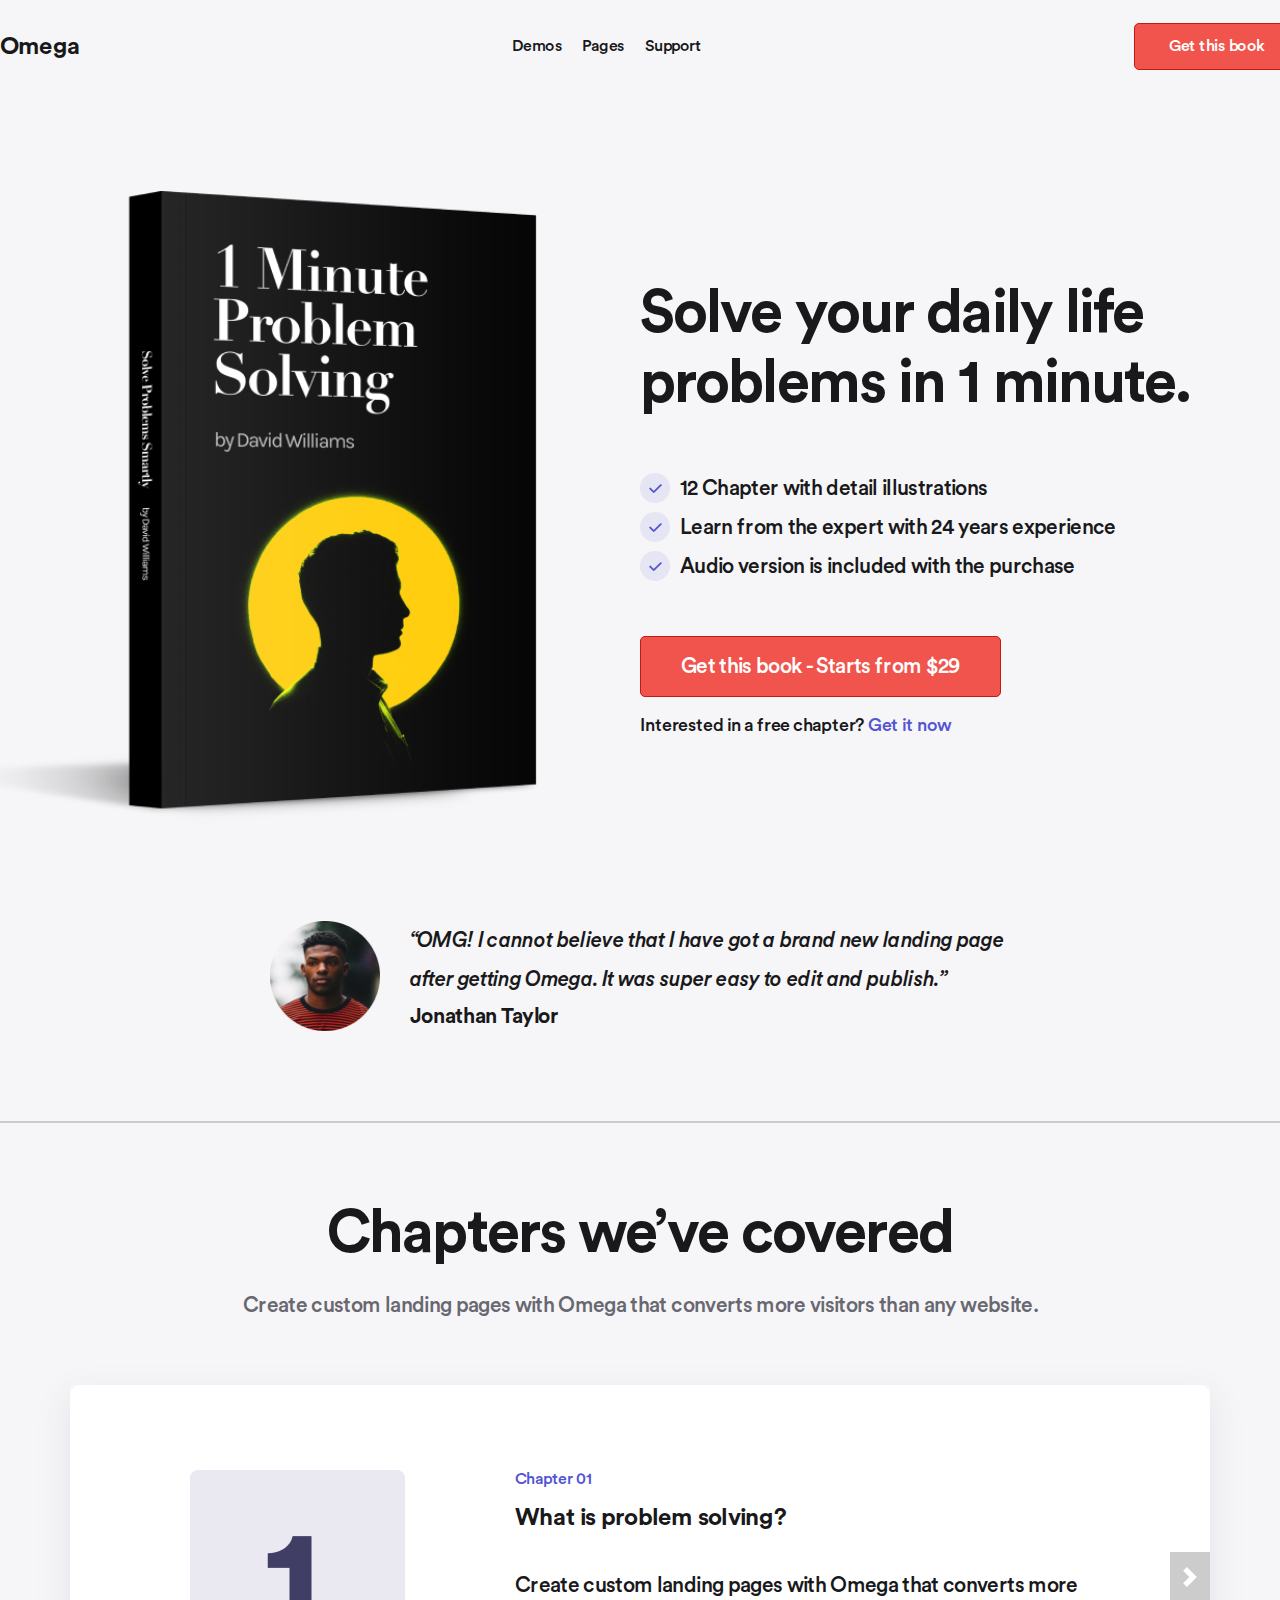
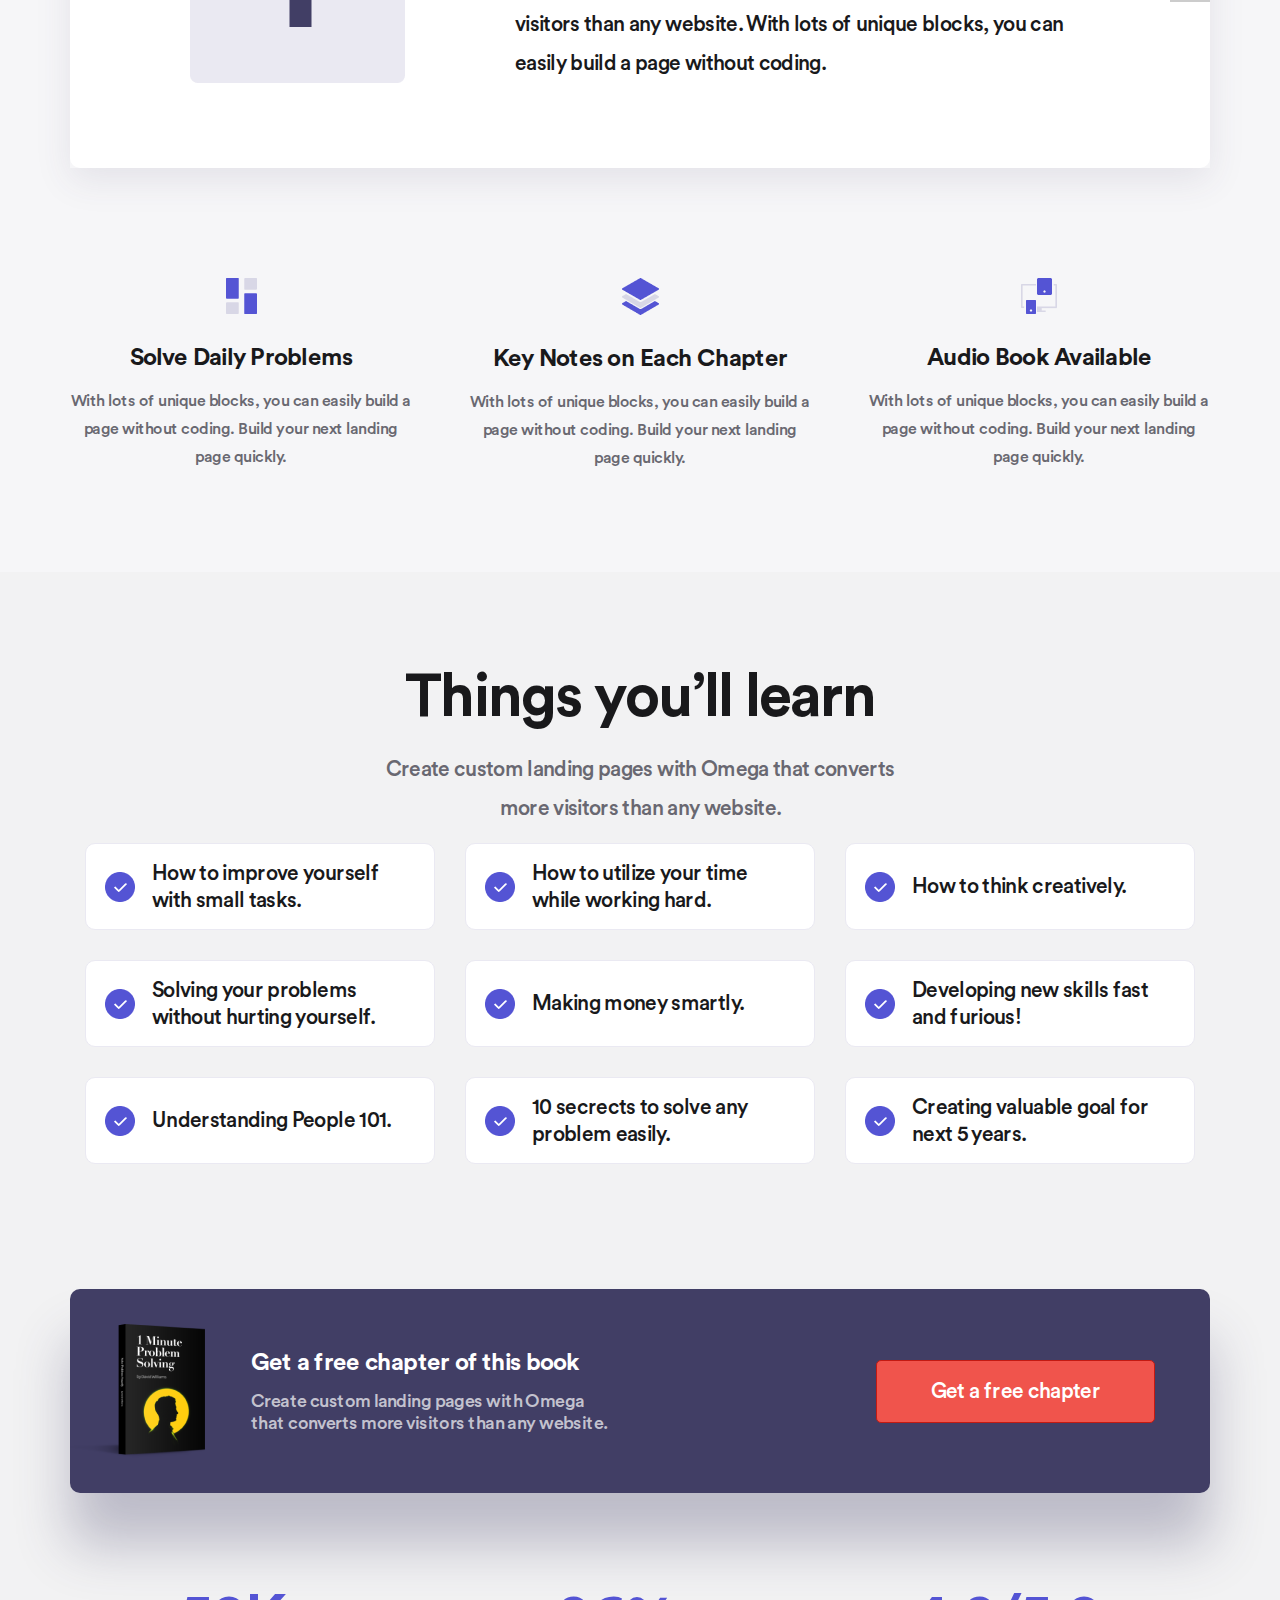
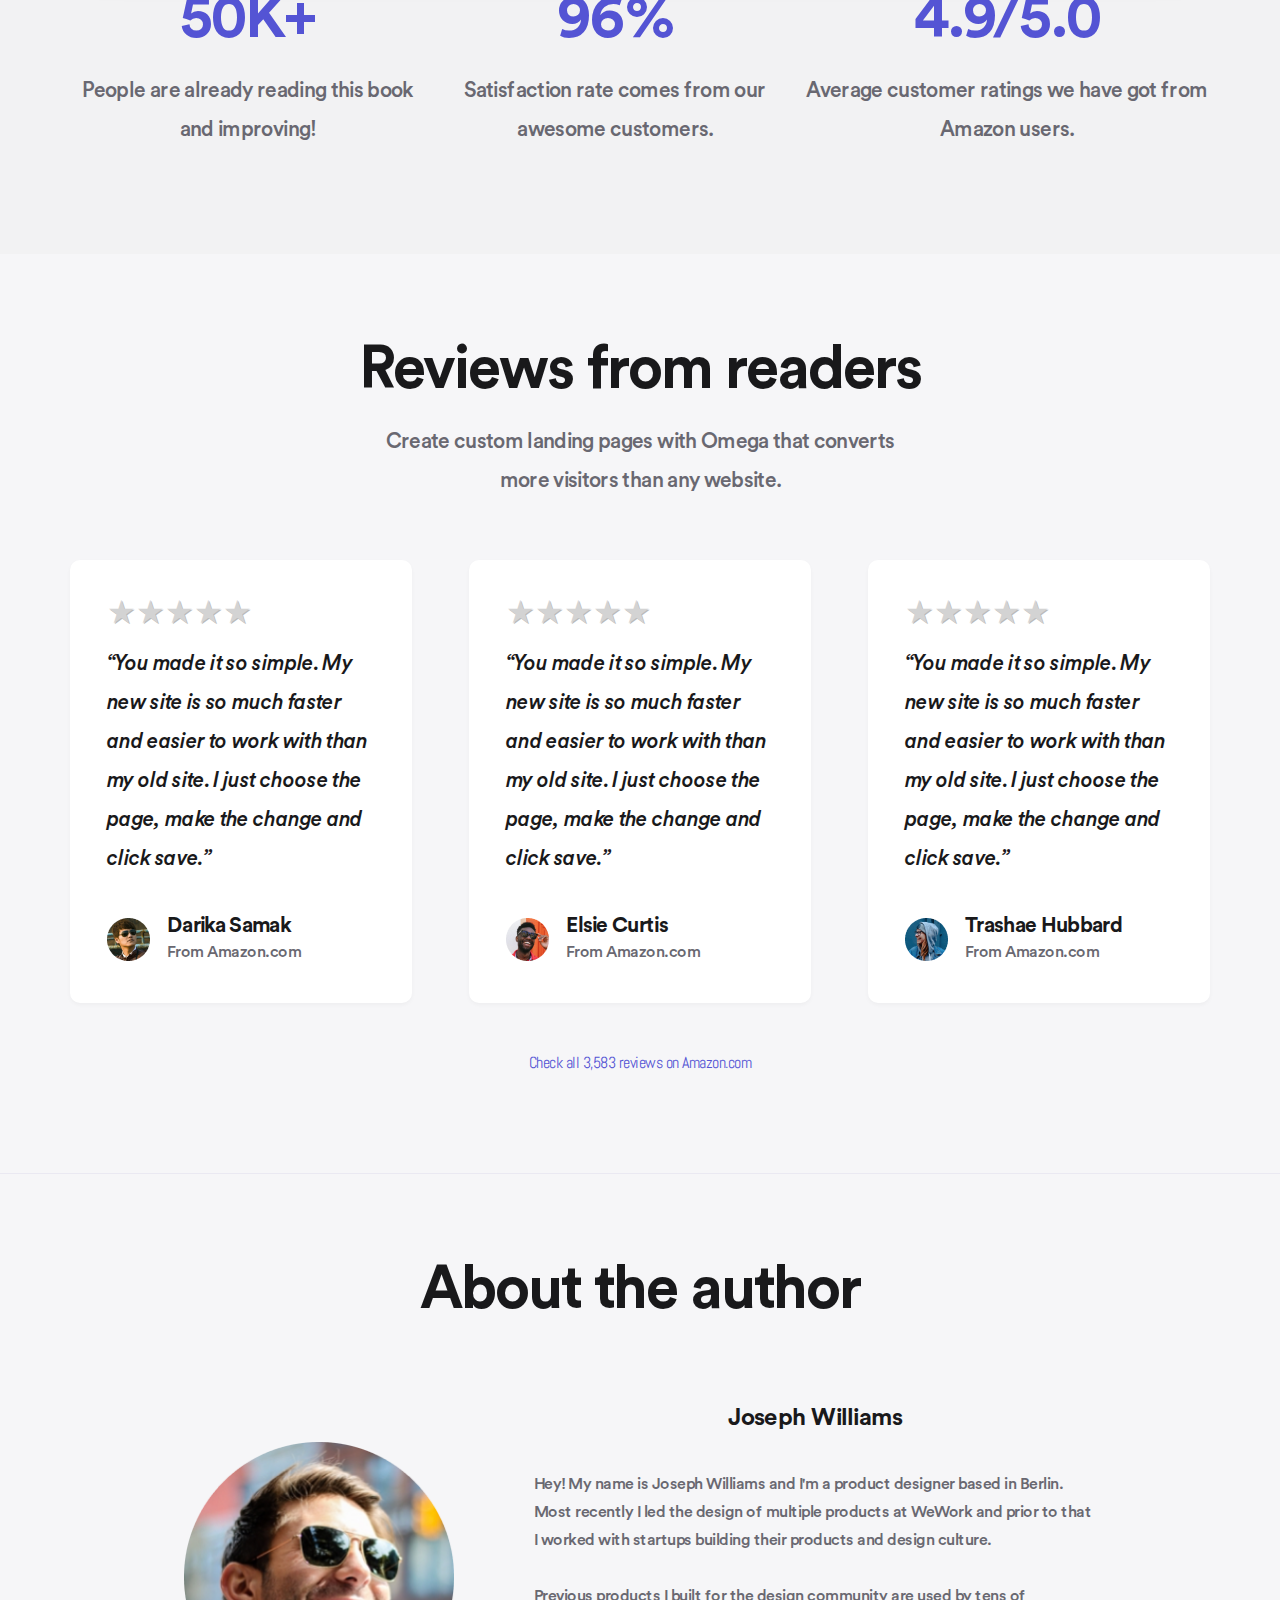
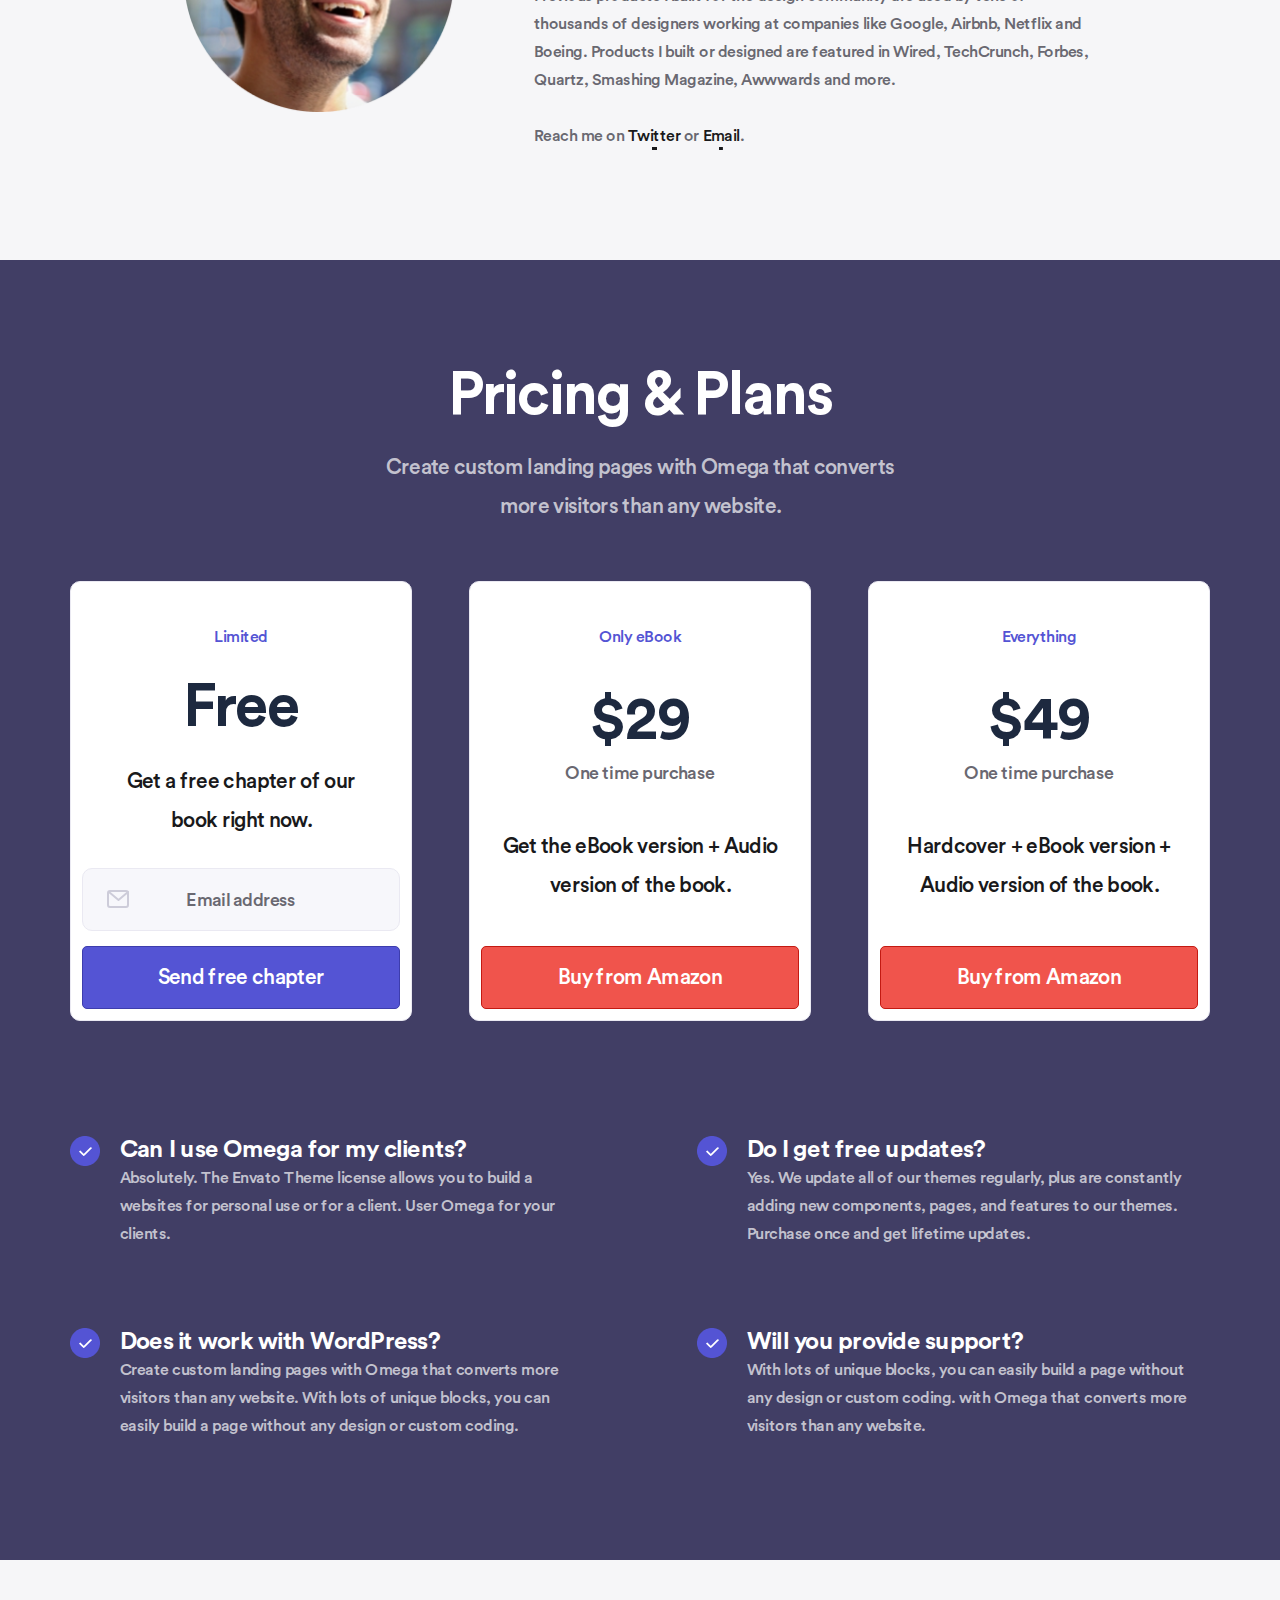
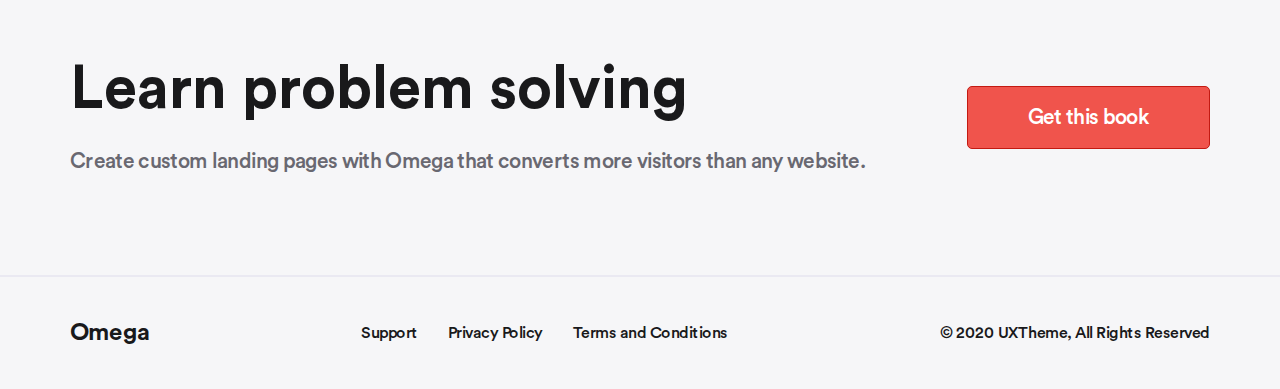
<file: index.html>
<!DOCTYPE html>
<html lang="en">

<head>
    <meta charset="UTF-8">
    <meta http-equiv="X-UA-Compatible" content="IE=edge">
    <meta name="viewport" content="width=device-width, initial-scale=1.0">
    <title>Omega 6</title>
    <link rel="stylesheet" href="./assets/css/responsive.css">
    <link rel="stylesheet" href="./assets/css/style.css">
    <link rel="stylesheet" href="./assets/css/chiefslider.css">
    <link rel="stylesheet" href="https://use.fontawesome.com/releases/v5.15.3/css/all.css"
        integrity="sha384-SZXxX4whJ79/gErwcOYf+zWLeJdY/qpuqC4cAa9rOGUstPomtqpuNWT9wdPEn2fk" crossorigin="anonymous">
    <link rel="preconnect" href="https://fonts.gstatic.com">
    <link href="https://fonts.googleapis.com/css2?family=Abel&display=swap" rel="stylesheet">
</head>

<body>
    <nav class="nav">
        <div class="container">
            <ul class="nav-list">
                <li class="nav-logo">
                    <h1 class="nav-omega">
                        Omega
                    </h1>
                </li>
                <li class="nav-item">
                    <ul class="nav-item-list">
                        <li class="nav-item-item">
                            <a href="#" class="nav-link">
                                Demos
                            </a>
                        </li>
                        <li class="nav-item-item">
                            <a href="#" class="nav-link">
                                Pages
                            </a>
                        </li>
                        <li class="nav-item-item">
                            <a href="#" class="nav-link">
                                Support
                            </a>
                        </li>

                    </ul>
                </li>
                <li class="nav-get">
                    <a href="#" class="nav-get-link">
                        Get this book
                    </a>
                </li>
            </ul>
        </div>
    </nav>
    <header class="header">
        <div class="container">
            <div class="header-box">
                <h1 class="header-title">
                    Solve your daily life problems in 1 minute.
                </h1>
                <ul class="header-list">
                    <li class="header-item">
                        <img src="./assets/img/icon_tick.png" alt="Ticked icon" class="header-item-img">
                        <p class="header-list-name">
                            12 Chapter with detail illustrations
                        </p>
                    </li>
                    <li class="header-item">
                        <img src="./assets/img/icon_tick.png" alt="Ticked icon" class="header-item-img">
                        <p class="header-list-name">
                            Learn from the expert with 24 years experience
                        </p>
                    </li>
                    <li class="header-item">
                        <img src="./assets/img/icon_tick.png" alt="Ticked icon" class="header-item-img">
                        <p class="header-list-name">
                            Audio version is included with the purchase
                        </p>
                    </li>
                </ul>
                <a href="#" class="header-link">
                    Get this book - Starts from $29
                </a>
                <p class="header-sublink-txt">
                    Interested in a free chapter? <a href="#" class="header-sublink">Get it now</a>
                </p>
            </div>
        </div>
    </header>
    <section class="client-review">
        <div class="container">
            <div class="clinet-review-box">
                <img src="./assets/img/clinet.png" alt="Client" class="client-review-img">
                <div class="client-review-right">
                    <i class="client-review-italic">
                        “OMG! I cannot believe that I have got a brand new landing page after getting Omega. It was
                        super easy to edit and publish.”
                    </i>
                    <p class="client-name">
                        Jonathan Taylor
                    </p>
                </div>
            </div>
        </div>
    </section>
    <section class="chapter">
        <div class="container">
            <h1 class="chapter-title">
                Chapters we’ve covered
            </h1>
            <p class="chapters-info">
                Create custom landing pages with Omega that converts more visitors than any website.
            </p>

            <div class="slider" data-slider="chiefslider">
                <div class="slider__container">
                    <div class="slider__wrapper">
                        <div class="slider__items">
                            <div class="slider__item">
                                <div class="slider__item-container">
                                    <div class="slider__item-content">
                                        <img src="./assets/img/gr1.png" alt="Photo" class="chief_slider_img">
                                        <div class="chiefliser-right-itm">
                                            <p class="chaper-one">
                                                Chapter 01
                                            </p>
                                            <strong class="what_is">
                                                What is problem solving?
                                            </strong>
                                            <p class="slider_text">
                                                Create custom landing pages with Omega that converts more visitors than
                                                any website. With lots of unique blocks, you can easily build a page
                                                without coding.
                                            </p>
                                        </div>
                                    </div>
                                </div>
                            </div>
                            <div class="slider__item">
                                <div class="slider__item-container">
                                    <div class="slider__item-content">
                                        <img src="./assets/img/gr1.png" alt="Photo" class="chief_slider_img">
                                        <div class="chiefliser-right-itm">
                                            <p class="chaper-one">
                                                Chapter 02
                                            </p>
                                            <strong class="what_is">
                                                What is problem solving?
                                            </strong>
                                            <p class="slider_text">
                                                Create custom landing pages with Omega that converts more visitors
                                                ULATIPOV than any website. With lots of unique blocks, you can easily
                                                build a page without coding.
                                            </p>
                                        </div>
                                    </div>
                                </div>
                            </div>
                            <div class="slider__item">
                                <div class="slider__item-container">
                                    <div class="slider__item-content">
                                        <img src="./assets/img/gr1.png" alt="Photo" class="chief_slider_img">
                                        <div class="chiefliser-right-itm">
                                            <p class="chaper-one">
                                                Chapter 03
                                            </p>
                                            <strong class="what_is">
                                                What is problem solving?&copy;
                                            </strong>
                                            <p class="slider_text">ULATIPOV
                                                Create custom landing pages with Omega that converts more visitors than
                                                any website. With lots of unique blocks, you can easily build a page
                                                without coding.
                                            </p>
                                        </div>
                                    </div>
                                </div>
                            </div>
                            <div class="slider__item">
                                <div class="slider__item-container">
                                    <div class="slider__item-content">
                                        <img src="./assets/img/gr1.png" alt="Photo" class="chief_slider_img">
                                        <div class="chiefliser-right-itm">
                                            <p class="chaper-one">
                                                Chapter 04
                                            </p>
                                            <strong class="what_is">
                                                What is problem solving?
                                            </strong>
                                            <p class="slider_text">
                                                Create custom landing pages with Omega that converts more visitors than
                                                any website. With lots of unique blocks, you can easily build a page
                                                without coding.
                                                ULATIPOV&copy;
                                            </p>
                                        </div>
                                    </div>
                                </div>
                            </div>
                            <div class="slider__item">
                                <div class="slider__item-container">
                                    <div class="slider__item-content">
                                        <img src="./assets/img/gr1.png" alt="Photo" class="chief_slider_img">
                                        <div class="chiefliser-right-itm">
                                            <p class="chaper-one">
                                                Chapter 05
                                            </p>
                                            <strong class="what_is">
                                                What is problem solving?
                                            </strong>
                                            <p class="slider_text">
                                                Create custom landing pages with Omega that converts more visitors than
                                                any website.ULATIPOV&copy; With lots of unique blocks, you can easily
                                                build a page without coding.
                                            </p>
                                        </div>
                                    </div>
                                </div>
                            </div>
                        </div>
                    </div>
                </div>
                <a href="#" class="slider__control" data-slide="prev"></a>
                <a href="#" class="slider__control" data-slide="next"></a>
            </div>
            <ul class="chater-list">
                <li class="chapter-item">
                    <img src="./assets/img/icon_1.png" alt="Icon chapter list" class="chapter-icon">
                    <strong class="chapter-item-name">
                        Solve Daily Problems
                    </strong>
                    <p class="chapter-item-text">
                        With lots of unique blocks, you can easily build a page without coding. Build your next landing
                        page quickly.
                    </p>
                </li>
                <li class="chapter-item">
                    <img src="./assets/img/icon_2.png" alt="Icon chapter list" class="chapter-icon">
                    <strong class="chapter-item-name">
                        Key Notes on Each Chapter
                    </strong>
                    <p class="chapter-item-text">
                        With lots of unique blocks, you can easily build a page without coding. Build your next landing
                        page quickly.
                    </p>
                </li>
                <li class="chapter-item">
                    <img src="./assets/img/icon_3.png" alt="Icon chapter list" class="chapter-icon">
                    <strong class="chapter-item-name">
                        Audio Book Available
                    </strong>
                    <p class="chapter-item-text">
                        With lots of unique blocks, you can easily build a page without coding. Build your next landing
                        page quickly.
                    </p>
                </li>
            </ul>
        </div>
    </section>
    <section class="learn">
        <div class="container">
            <h1 class="learn-title">
                Things you’ll learn
            </h1>
            <p class="learn-info">
                Create custom landing pages with Omega that converts <br> more visitors than any website.
            </p>
            <ul class="learn-list">
                <li class="learn-item1">
                    <div class="learn-item">
                        <img src="./assets/img/blue_icon.png" alt="Blue icon" class="learn-icon">
                        <p class="learn-item-name">
                            How to improve yourself with small tasks.
                        </p>
                    </div>

                </li>
                <li class="learn-item1">
                    <div class="learn-item">
                        <img src="./assets/img/blue_icon.png" alt="Blue icon" class="learn-icon">
                        <p class="learn-item-name">
                            How to utilize your time while working hard.
                        </p>
                    </div>

                </li>
                <li class="learn-item1">
                    <div class="learn-item">
                        <img src="./assets/img/blue_icon.png" alt="Blue icon" class="learn-icon">
                        <p class="learn-item-name">
                            How to think creatively.
                        </p>
                    </div>

                </li>
                <li class="learn-item1">
                    <div class="learn-item">
                        <img src="./assets/img/blue_icon.png" alt="Blue icon" class="learn-icon">
                        <p class="learn-item-name">
                            Solving your problems without hurting yourself.
                        </p>
                    </div>

                </li>
                <li class="learn-item1">
                    <div class="learn-item">
                        <img src="./assets/img/blue_icon.png" alt="Blue icon" class="learn-icon">
                        <p class="learn-item-name">
                            Making money smartly.
                        </p>
                    </div>

                </li>
                <li class="learn-item1">
                    <div class="learn-item">
                        <img src="./assets/img/blue_icon.png" alt="Blue icon" class="learn-icon">
                        <p class="learn-item-name">
                            Developing new skills fast and furious!
                        </p>
                    </div>

                </li>
                <li class="learn-item1">
                    <div class="learn-item">
                        <img src="./assets/img/blue_icon.png" alt="Blue icon" class="learn-icon">
                        <p class="learn-item-name">
                            Understanding People 101.
                        </p>
                    </div>

                </li>
                <li class="learn-item1">
                    <div class="learn-item">
                        <img src="./assets/img/blue_icon.png" alt="Blue icon" class="learn-icon">
                        <p class="learn-item-name">
                            10 secrects to solve any problem easily.
                        </p>
                    </div>

                </li>
                <li class="learn-item1">
                    <div class="learn-item">
                        <img src="./assets/img/blue_icon.png" alt="Blue icon" class="learn-icon">
                        <p class="learn-item-name">
                            Creating valuable goal for next 5 years.
                        </p>
                    </div>

                </li>
            </ul>
        </div>
        <div class="container ad">
            <div class="left-ad">
                <img src="./assets/img/ad.png" alt="Book picture" class="ad-book">
                <div class="left-ad-right">
                    <strong class="ad-title">
                        Get a free chapter of this book
                    </strong>
                    <p class="ad-info">
                        Create custom landing pages with Omega that converts more visitors than any website.
                    </p>
                </div>
            </div>
            <a href="#" class="ad-link">Get a free chapter</a>
        </div>
        <div class="container">
            <ul class="people-list">
                <li class="people-item">
                    <h1 class="pepople-percent">
                        50K+
                    </h1>
                    <p class="people-text">
                        People are already reading this book and improving!
                    </p>
                </li>
                <li class="people-item">
                    <h1 class="pepople-percent">
                        96%
                    </h1>
                    <p class="people-text">
                        Satisfaction rate comes from our awesome customers.
                    </p>
                </li>
                <li class="people-item">
                    <h1 class="pepople-percent">
                        4.9/5.0
                    </h1>
                    <p class="people-text">
                        Average customer ratings we have got from Amazon users.
                    </p>
                </li>
            </ul>
        </div>
    </section>
    <section class="readers">
        <div class="container">
            <h1 class="reader-title">
                Reviews from readers
            </h1>
            <p class="readers-info">
                Create custom landing pages with Omega that converts <br> more visitors than any website.
            </p>
            <ul class="readers-list">
                <li class="reader-item">
                    <div class="rating-area">
                        <input type="radio" id="star-5" name="rating" value="5">
                        <label for="star-5" title="Rate «5»"></label>
                        <input type="radio" id="star-4" name="rating" value="4">
                        <label for="star-4" title="Rate «4»"></label>
                        <input type="radio" id="star-3" name="rating" value="3">
                        <label for="star-3" title="Rate «3»"></label>
                        <input type="radio" id="star-2" name="rating" value="2">
                        <label for="star-2" title="Rate «2»"></label>
                        <input type="radio" id="star-1" name="rating" value="1">
                        <label for="star-1" title="Rate «1»"></label>
                    </div>
                    <div class="wrapper-reader">
                        <i class="reader-text">
                            “You made it so simple. My new site is so much faster and easier to work with than my old
                            site. I just choose the page, make the change and click save.”
                        </i>
                        <div class="reader-item-footer">
                            <img src="./assets/img/reader_1.png" alt="Reader" class="reader-img">
                            <div class="reader-item-footer-right">
                                <strong class="rader-name">
                                    Darika Samak
                                </strong>
                                <p class="reader-from">
                                    From Amazon.com
                                </p>
                            </div>
                        </div>
                    </div>

                </li>
                <li class="reader-item">
                    <div class="rating-area">
                        <input type="radio" id="star-5" name="rating" value="5">
                        <label for="star-5" title="Rate «5»"></label>
                        <input type="radio" id="star-4" name="rating" value="4">
                        <label for="star-4" title="Rate «4»"></label>
                        <input type="radio" id="star-3" name="rating" value="3">
                        <label for="star-3" title="Rate «3»"></label>
                        <input type="radio" id="star-2" name="rating" value="2">
                        <label for="star-2" title="Rate «2»"></label>
                        <input type="radio" id="star-1" name="rating" value="1">
                        <label for="star-1" title="Rate «1»"></label>
                    </div>
                    <div class="wrapper-reader">
                        <i class="reader-text">“You made it so simple. My new site is so much faster and easier to work
                            with than my old site. I just choose the page, make the change and click save.”
                        </i>
                        <div class="reader-item-footer">
                            <img src="./assets/img/reader_2.png" alt="Reader" class="reader-img">
                            <div class="reader-item-footer-right">
                                <strong class="rader-name">
                                    Elsie Curtis
                                </strong>
                                <p class="reader-from">
                                    From Amazon.com
                                </p>
                            </div>
                        </div>
                    </div>
                </li>
                <li class="reader-item">
                    <div class="rating-area">
                        <input type="radio" id="star-5" name="rating" value="5">
                        <label for="star-5" title="Rate «5»"></label>
                        <input type="radio" id="star-4" name="rating" value="4">
                        <label for="star-4" title="Rate «4»"></label>
                        <input type="radio" id="star-3" name="rating" value="3">
                        <label for="star-3" title="Rate «3»"></label>
                        <input type="radio" id="star-2" name="rating" value="2">
                        <label for="star-2" title="Rate «2»"></label>
                        <input type="radio" id="star-1" name="rating" value="1">
                        <label for="star-1" title="Rate «1»"></label>

                    </div>

                    <div class="wrapper-reader">
                        <i class="reader-text">“You made it so simple. My new site is so much faster and easier to work
                            with than my old site. I just choose the page, make the change and click save.”
                        </i>
                        <div class="reader-item-footer">
                            <img src="./assets/img/reader_3.png" alt="Reader" class="reader-img">
                            <div class="reader-item-footer-right">
                                <strong class="rader-name">
                                    Trashae Hubbard
                                </strong>
                                <p class="reader-from">
                                    From Amazon.com
                                </p>
                            </div>
                        </div>
                    </div>
                </li>
            </ul>
            <a href="#" class="reader-link-foot">Check all 3,583 reviews on Amazon.com</a>
        </div>
    </section>
    <section class="author">
        <div class="container">
            <h1 class="author-title">
                About the author
            </h1>
            <div class="author-box">
                <img src="./assets/img/author.png" alt="Author image" class="author-img">
                <div class="author-box-right">
                    <h3 class="author-name">
                        Joseph Williams
                    </h3>
                    <br>
                    <br>
                    <p class="author-biography">
                        Hey! My name is Joseph Williams and I'm a product designer based in Berlin. Most recently I led
                        the
                        design of multiple products at WeWork and prior to that I worked with startups building their
                        products and design culture.
                        <br><br>
                        Previous products I built for the design community are used by tens of thousands of designers
                        working at companies like Google, Airbnb, Netflix and Boeing. Products I built or designed are
                        featured in Wired, TechCrunch, Forbes, Quartz, Smashing Magazine, Awwwards and more.
                        <br> <br>
                        Reach me on <a href="#" class="author-link">Twitter </a> or <a href="#"
                            class="author-link">Email</a>.
                    </p>
                </div>
            </div>
        </div>
    </section>
    <section class="pricing">
        <div class="container">
            <h1 class="pricing-title">
                Pricing & Plans
            </h1>
            <p class="pricing-info">
                Create custom landing pages with Omega that converts <br> more visitors than any website.
            </p>
            <ul class="prising-list">
                <li class="pricing-item">
                    <p class="pricing-plan">
                        Limited
                    </p>
                    <h2 class="pricing_price">
                        Free
                    </h2>
                    <p class="pricing-plus">
                        Get a free chapter of our <br>   book right now.
                    </p>
                    <form action="" method="GET">
                        <div class="email-div">
                            <img src="./assets/img/email.svg" alt="Icon email" class="email-icon">
                            <input type="email" class="email-input button-form" placeholder="Email address">
                        </div>
                        <button type="button" class="free-button button-form">Send free chapter</button>
                    </form>
                </li>
                <li class="pricing-item">
                    <p class="pricing-plan">
                        Only eBook
                    </p>
                    <h2 class="pricing_price">
                        $29
                    </h2>
                    <p class="pricing-subtitle">
                        One time purchase
                    </p>
                    <p class="pricing-plus">
                        Get the eBook version + Audio version of the book.
                    </p>
                    <form action="" method="GET">
                        <button type="button" class="button-form red-button">Buy from Amazon</button>
                    </form>
                </li>
                <li class="pricing-item">
                    <p class="pricing-plan">
                        Everything
                    </p>
                    <h2 class="pricing_price">
                        $49
                    </h2>
                    <p class="pricing-subtitle">
                        One time purchase
                    </p>
                    <p class="pricing-plus">
                        Hardcover + eBook version + Audio version of the book.
                    </p>
                    <form action="" method="GET">
                        <button type="button" class="button-form red-button">Buy from Amazon</button>
                    </form>
                </li>
            </ul>
            <ul class="faq">
                <li class="faq-item faq-bottom">
                    <img src="./assets/img/blue_icon.png" alt="Clue icon" class="faq-icon">
                    <div class="faq-right">
                        <strong class="faq-name">
                            Can I use Omega for my clients?
                        </strong>
                        <p class="faq-info">
                            Absolutely. The Envato Theme license allows you to build a websites for personal use or for a client. User Omega for your clients.
                        </p>
                    </div>
                </li>
                <li class="faq-item faq-bottom">
                    <img src="./assets/img/blue_icon.png" alt="Clue icon" class="faq-icon">
                    <div class="faq-right">
                        <strong class="faq-name">
                            Do I get free updates?
                        </strong>
                        <p class="faq-info">
                            Yes. We update all of our themes regularly, plus are constantly adding new components, pages, and features to our themes. Purchase once and get lifetime updates.
                        </p>
                    </div>
                </li>
                <li class="faq-item">
                    <img src="./assets/img/blue_icon.png" alt="Clue icon" class="faq-icon">
                    <div class="faq-right">
                        <strong class="faq-name">
                            Does it work with WordPress?
                        </strong>
                        <p class="faq-info">
                            Create custom landing pages with Omega that converts more visitors than any website. With lots of unique blocks, you can easily build a page without any design or custom coding. 
                        </p>
                    </div>
                </li>
                <li class="faq-item">
                    <img src="./assets/img/blue_icon.png" alt="Clue icon" class="faq-icon">
                    <div class="faq-right">
                        <strong class="faq-name">
                            Will you provide support?
                        </strong>
                        <p class="faq-info">
                            With lots of unique blocks, you can easily build a page without any design or custom coding. with Omega that converts more visitors than any website.
                        </p>
                    </div>
                </li>
            </ul>
        </div>
    </section>
    
    <footer class="footer">
        <div class="container">
            <div class="footer-box">
                <h1 class="footer-title">
                    Learn problem solving
                </h1>
                <p class="footer-info">
                    Create custom landing pages with Omega that converts more visitors than any website.
                </p>
            </div>  
            <a href="#" class="footer-link-book">
                Get this book
            </a>      
        </div>
        <hr class="footer-hr">
        <nav class="footer-nav">
            <div class="container">
                <ul class="footer-nav-list">
                    <li class="footer-nav-logo">
                        <h2 class="omega-footer">
                            Omega
                        </h2>
                    </li>
                    <li class="footer-nav-itm">
                        <ul class="footer-links-list">
                            <li class="footer-links-itm">
                                <a href="#" class="footer-link">
                                    Support
                                </a>
                            </li>
                            <li class="footer-links-itm">
                                <a href="#" class="footer-link">
                                    Privacy Policy
                                </a>
                            </li>
                            <li class="footer-links-itm">
                                <a href="#" class="footer-link">
                                    Terms and Conditions
                                </a>
                            </li>
                        </ul>
                    </li>
                    <li class="footer-copyright">
                        <p class="copyright">
                            © 2020 UXTheme, All Rights Reserved
                        </p>
                    </li>
                </ul>
            </div>
        </nav>
    </footer>

    <script src="./assets/script/chiefslider.js"></script>
    <script src="./assets/script/script.js"></script>

</body>

</html>
</file>
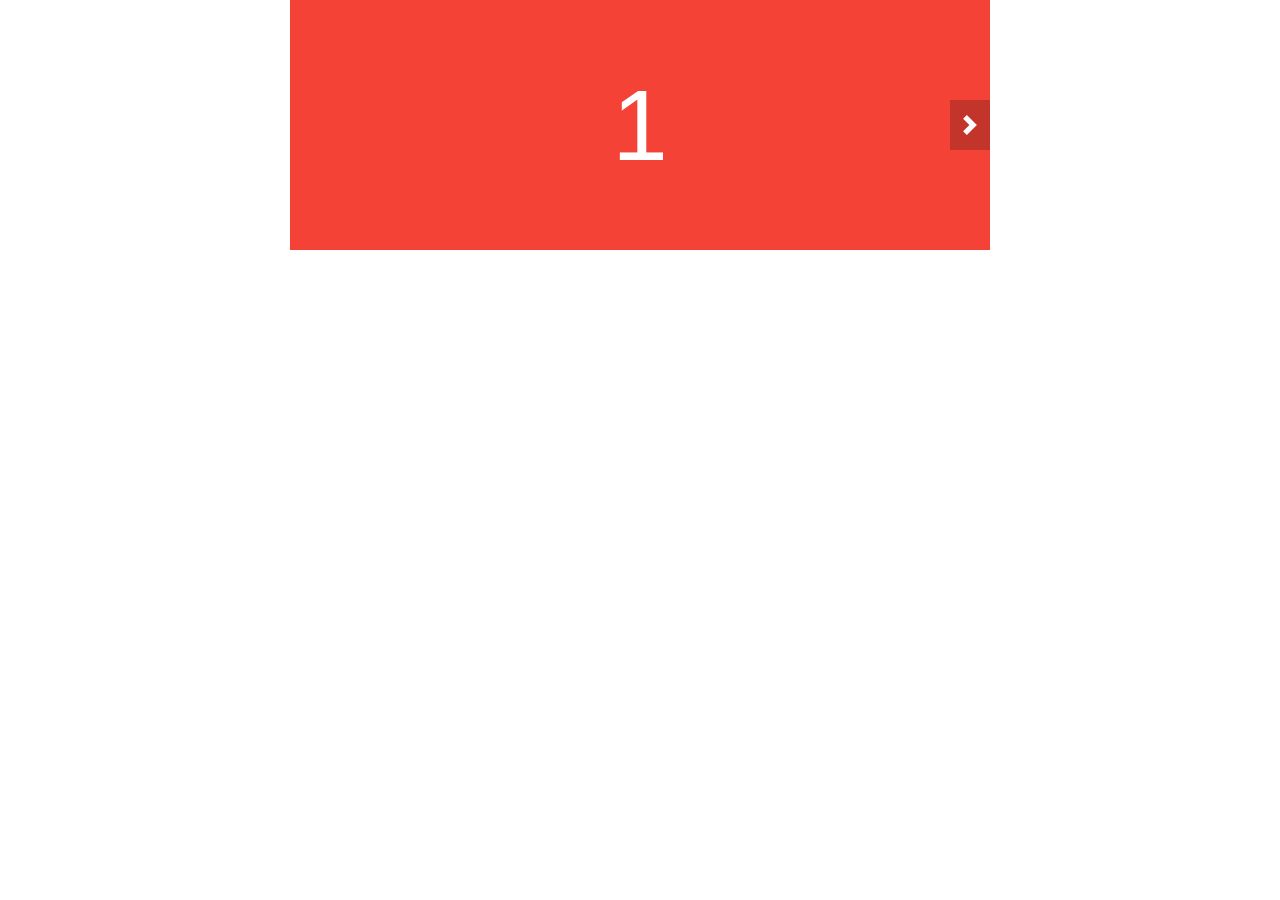
<file: assets/css/examples/01.html>
<!doctype html>
<html lang="ru">

<head>
  <meta charset="utf-8">
  <meta name="viewport" content="width=device-width, initial-scale=1">
  <title>chiefSlider - Example 1</title>
  <link rel="stylesheet" href="../chiefslider.css">
  <style>
    *,
    *::before,
    *::after {
      box-sizing: border-box;
    }

    body {
      margin: 0;
      font-family: -apple-system, BlinkMacSystemFont, 'Segoe UI', Roboto,
        'Helvetica Neue', Arial, sans-serif, 'Apple Color Emoji', 'Segoe UI Emoji',
        'Segoe UI Symbol';
    }

    .container {
      max-width: 700px;
      margin: 0 auto;
    }

    .slider__container {
      padding-left: 0;
      padding-right: 0;
    }

    .slider__item {
      flex: 0 0 100%;
      max-width: 100%;
    }

    .slider__item-container {
      line-height: 250px;
      font-size: 100px;
      text-align: center;
      height: 250px;
      color: #fff;
    }

    .slider__item:nth-child(1) .slider__item-content {
      background-color: #f44336;
    }

    .slider__item:nth-child(2) .slider__item-content {
      background-color: #9c27b0;
    }

    .slider__item:nth-child(3) .slider__item-content {
      background-color: #3f51b5;
    }

    .slider__item:nth-child(4) .slider__item-content {
      background-color: #03a9f4;
    }

    .slider__item:nth-child(5) .slider__item-content {
      background-color: #4caf50;
    }
  </style>
</head>

<body>

  <div class="container">

    <div class="slider" data-slider="chiefslider">
      <div class="slider__container">
        <div class="slider__wrapper">
          <div class="slider__items">
            <div class="slider__item">
              <div class="slider__item-container">
                <div class="slider__item-content">1</div>
              </div>
            </div>
            <div class="slider__item">
              <div class="slider__item-container">
                <div class="slider__item-content">2</div>
              </div>
            </div>
            <div class="slider__item">
              <div class="slider__item-container">
                <div class="slider__item-content">3</div>
              </div>
            </div>
            <div class="slider__item">
              <div class="slider__item-container">
                <div class="slider__item-content">4</div>
              </div>
            </div>
            <div class="slider__item">
              <div class="slider__item-container">
                <div class="slider__item-content">5</div>
              </div>
            </div>
          </div>
        </div>
      </div>
      <a href="#" class="slider__control" data-slide="prev"></a>
      <a href="#" class="slider__control" data-slide="next"></a>
    </div>

  </div>

  <script src="../chiefslider.js"></script>

  <script>
    const $slider = document.querySelector('[data-slider="chiefslider"]');
    const slider = new ChiefSlider($slider, {
      loop: false
    });
  </script>
</body>

</html>
</file>
<file: assets/css/responsive.css>
@media (max-width: 1270px){
    body .nav > .container{
        width: 1200px ;
    }
}

@media (max-width: 1100px){
    body .nav > .container{
        width: 1000px ;
    }

    body .container{
        width: 900px;
    }

    .readers .reader-list .reader-item{
        width: 33%;
    }
}

@media (max-width: 960px){
    body .nav > .container{
        width: 860px ;
    }

    body .container{
        width: 750px;
    }

    .readers .reader-list .reader-item{
        width: 33%;
    }

    body .slider__item-content{
        flex-direction: column;
        align-items: center;
        text-align: center;
    }

    body .chaper-one, body .what_is, body .slider_text  {
        text-align: center;
    }
    body .chief_slider_img{
        margin: 0;
        margin-bottom: 30px;
    }

    body .readers-list{
        flex-direction: column;
    }

    body .reader-item{
        width: 100%;
        margin: 15px 0;
    }
    body .author-box{
        flex-direction: column;
        align-items: center;
    }

    .author-box .author-name{
        margin-top: 25px;
    }
    .author-box .author-box-right{
        margin: 0;
        text-align: center;
    }
    body .prising-list{
        flex-direction: column;
        align-items: center;
    }
    body .pricing-item{
        width: 60%;
        margin: 15px 0;
    }
    body .footer > .container{
        flex-direction: column;
    }
}



@media (max-width: 760px){
    body .nav > .container{
        width: 650px ;
    }

    body .container{
        width: 570px;
    }

    body .header{
        background-image: none;
    }

    header .header-box{
        width: 100%;
        align-items: center;
        justify-content: center;
    }
    
    body .client-review .clinet-review-box{
        width: 100%;
    }
    
    body .chater-list{
        flex-direction: column;
        align-items: center;
    }

    .chater-list .chapter-item{
        width: 70%;
        margin: 30px 0;
    }

    body .ad{
        flex-direction: column;
        padding-left: 55px;
    }

    .ad .left-ad-right{
        margin: 0;
    }

    .ad .left-ad{
        flex-direction: column;
        margin-bottom: 30px;
        align-items: center;
        text-align: center;
    }


    .ad .ad-book{
        margin-bottom: 15px;
        margin-left: -25px;
    }

    .readers .reader-list .reader-item{
        width: 33%;
    }

    body .people-list{
        flex-direction: column;
    }
    .people-list .people-item{
        margin: 15px 0;
    }

    body .slider__item-content{
        flex-direction: column;
        align-items: center;
        text-align: center;
    }

    body .chaper-one, body .what_is, body .slider_text  {
        text-align: center;
    }
    body .chief_slider_img{
        margin: 0;
        margin-bottom: 30px;
    }

    body .readers-list{
        flex-direction: column;
    }

    body .reader-item{
        width: 100%;
        margin: 15px 0;
    }
    body .author-box{
        flex-direction: column;
        align-items: center;
    }

    .author-box .author-name{
        margin-top: 25px;
    }
    .author-box .author-box-right{
        margin: 0;
        text-align: center;
    }
    body .prising-list{
        flex-direction: column;
        align-items: center;
    }
    body .pricing-item{
        width: 80%;
        margin: 15px 0;
    }
    body .footer > .container{
        flex-direction: column;
    }

    .faq{
        flex-direction: column;
        align-items: center;
    }

    .faq .faq-item{
        margin: 0;
        width: 80%;
        margin: 40px 0;
    }

    .footer .footer-box{
        text-align: center;
        margin-bottom: 30px;
    }

    .footer .footer-nav-list{
        flex-direction: column;
        align-items: center;
    }
}


@media (max-width: 660px){
    body .nav > .container{
        width: 550px ;
    }

    body .container{
        width: 480px;
    }
    .slider .slider__item-content{
        padding: 40px 70px;
    }

    body .chapter-title, body .header-title, body .learn-title, body .pepople-percent, body .reader-title, body .author-title, body .pricing-title, body .pricing_price, body .footer-title{
        font-size: 50px;
    }
    body .people-text, body .reader-text, body .pricing-info, body .pricing-plus, body .footer-info, body .header-list-name, body .client-review-italic, body .chapters-info, body .learn-info, body .slider_text{
        font-size: 19px;
    }
}

@media (max-width: 460px){
    body .nav > .container{
        width: 95%;
    }

    body .container{
        width: 85%;
    }
    .slider .slider__item-content{
        padding: 20px 30px;
    }
    .ad .left-ad{
        width: 100%;
    }
    body .pricing-item{
        width: 100%;
    }
    body .faq{
        margin-top: 50px;
    }
    .faq .faq-item{
        width: 100%;
    }
    .nav .nav-item, .nav .nav-get{
        display: none;
    }

    body .clinet-review-box{
        flex-direction: column;
        align-items: center;
        justify-content: center;
    }

    .client-review .client-review-italic{
        margin-top: 15px;
    }

    .client-review .client-review-right{
        align-items: center;
    }

    .chater-list .chapter-item{
        width: 100%;
    }
    .learn .learn-item{
        margin: 5px 0;
    }
    body .ad-link{
        display: block;
    }
    body .ad{
        padding: 10px;
    }

    body .author-box{
        width: 100%;
    }

    body .footer-links-list{
        flex-direction: column;
        margin-top: 15px;
    }
    
}
</file>
<file: assets/css/style.css>
* {
    margin: 0;
    padding: 0;
    box-sizing: border-box;
}

.container {
    width: 1140px;
    margin: 0 auto;
}

body {
    font-family: 'Circular Std', sans-serif;
    user-select: none;
    background: #F6F6F8;
}

ul,
ol {
    list-style: none;
}

a {
    display: inline-block;
}

@font-face {
    font-family: 'Circular Std';
    src: url('CircularStd-MediumItalic.eot');
    src: local('Circular Std Medium Italic'), local('CircularStd-MediumItalic'),
        url('CircularStd-MediumItalic.eot?#iefix') format('embedded-opentype'),
        url('CircularStd-MediumItalic.woff2') format('woff2'),
        url('CircularStd-MediumItalic.woff') format('woff'),
        url('CircularStd-MediumItalic.ttf') format('truetype');
    font-weight: 500;
    font-style: italic;
}

@font-face {
    font-family: 'Circular Std';
    src: url('CircularStd-Black.eot');
    src: local('Circular Std Black'), local('CircularStd-Black'),
        url('CircularStd-Black.eot?#iefix') format('embedded-opentype'),
        url('CircularStd-Black.woff2') format('woff2'),
        url('CircularStd-Black.woff') format('woff'),
        url('CircularStd-Black.ttf') format('truetype');
    font-weight: 900;
    font-style: normal;
}

@font-face {
    font-family: 'Circular Std';
    src: url('CircularStd-Medium.eot');
    src: local('Circular Std Medium'), local('CircularStd-Medium'),
        url('CircularStd-Medium.eot?#iefix') format('embedded-opentype'),
        url('CircularStd-Medium.woff2') format('woff2'),
        url('CircularStd-Medium.woff') format('woff'),
        url('CircularStd-Medium.ttf') format('truetype');
    font-weight: 500;
    font-style: normal;
}

@font-face {
    font-family: 'Circular Std';
    src: url('CircularStd-Bold.eot');
    src: local('Circular Std Bold'), local('CircularStd-Bold'),
        url('CircularStd-Bold.eot?#iefix') format('embedded-opentype'),
        url('CircularStd-Bold.woff2') format('woff2'),
        url('CircularStd-Bold.woff') format('woff'),
        url('CircularStd-Bold.ttf') format('truetype');
    font-weight: bold;
    font-style: normal;
}

@font-face {
    font-family: 'Circular Std';
    src: url('CircularStd-BlackItalic.eot');
    src: local('Circular Std Black Italic'), local('CircularStd-BlackItalic'),
        url('CircularStd-BlackItalic.eot?#iefix') format('embedded-opentype'),
        url('CircularStd-BlackItalic.woff2') format('woff2'),
        url('CircularStd-BlackItalic.woff') format('woff'),
        url('CircularStd-BlackItalic.ttf') format('truetype');
    font-weight: 900;
    font-style: italic;
}

@font-face {
    font-family: 'Circular Std Book';
    src: url('CircularStd-BookItalic.eot');
    src: local('Circular Std Book Italic'), local('CircularStd-BookItalic'),
        url('CircularStd-BookItalic.eot?#iefix') format('embedded-opentype'),
        url('CircularStd-BookItalic.woff2') format('woff2'),
        url('CircularStd-BookItalic.woff') format('woff'),
        url('CircularStd-BookItalic.ttf') format('truetype');
    font-weight: normal;
    font-style: italic;
}

@font-face {
    font-family: 'Circular Std';
    src: url('CircularStd-BoldItalic.eot');
    src: local('Circular Std Bold Italic'), local('CircularStd-BoldItalic'),
        url('CircularStd-BoldItalic.eot?#iefix') format('embedded-opentype'),
        url('CircularStd-BoldItalic.woff2') format('woff2'),
        url('CircularStd-BoldItalic.woff') format('woff'),
        url('CircularStd-BoldItalic.ttf') format('truetype');
    font-weight: bold;
    font-style: italic;
}

@font-face {
    font-family: 'Circular Std Book';
    src: url('CircularStd-Book.eot');
    src: local('Circular Std Book'), local('CircularStd-Book'),
        url('CircularStd-Book.eot?#iefix') format('embedded-opentype'),
        url('CircularStd-Book.woff2') format('woff2'),
        url('CircularStd-Book.woff') format('woff'),
        url('CircularStd-Book.ttf') format('truetype');
    font-weight: normal;
    font-style: normal;
}

.nav {
    padding: 23px 0;
}

.nav .container {
    width: 1300px;
}

.nav-omega {
    font-size: 24px;
    line-height: 28px;
    letter-spacing: -0.750316px;
    color: #19191B;
}

.nav-list {
    display: flex;
    align-items: center;
    justify-content: space-between;
}

.nav-link {
    text-decoration: none;
    font-size: 16px;
    line-height: 19px;
    text-align: right;
    letter-spacing: -0.500211px;
    color: #19191B;
    transition: 0.5s all;
    margin: 0 10px;
}

.nav-link:hover {
    color: #5454D4;

}

.nav-item-list {
    display: flex;
    align-items: center;
}

.nav-get-link {
    padding: 13px 34px;
    font-size: 16px;
    line-height: 19px;
    text-align: center;
    letter-spacing: -0.500211px;
    color: #FFFFFF;
    background: #F0544C;
    border: 1px solid #C31A12;
    border-radius: 5px;
    text-decoration: none;
    transition: 0.5s background, color 0.5s;
}

.nav-get-link:hover {
    background: #fff;
    color: #F0544C;
}

/* end nav  */

.header {
    padding: 185px 0;
    background-image: url("../img/b1.png");
    background-repeat: no-repeat;
    background-size: 50%;
    background-position: left -100px center;
}

.header-title {
    font-size: 60px;
    line-height: 70px;
    letter-spacing: -1.87579px;
    color: #19191B;

}

.header .container {
    display: flex;
    justify-content: flex-end;
}

.header-box {
    width: 50%;
}

.header-item {
    display: flex;
    align-items: center;
    margin: 9px 0;
}

.header-item-img {
    max-width: 30px;
    max-height: 30px;
}

.header-list-name {
    font-size: 21px;
    line-height: 25px;
    letter-spacing: -0.656526px;
    color: #19191B;
    margin-left: 10px;
}

.header-link {
    font-size: 21px;
    line-height: 25px;
    text-align: center;
    letter-spacing: -0.656526px;
    color: #FFFFFF;
    padding: 17px 40px;
    background: #F0544C;
    border: 1px solid #C31A12;
    border-radius: 5px;
    text-decoration: none;
    transition: 0.5s background, 0.5s color;

}

.header-link:hover {
    background: #fff;
    color: #F0544C;
}

.header-sublink-txt {
    font-size: 18px;
    line-height: 21px;
    letter-spacing: -0.562737px;
    color: #19191B;
    margin-top: 18px;
}

.header-sublink {
    text-decoration: none;
    color: #5454D4;
    transition: 0.5s all;
}

.header-sublink:hover {
    color: #3b3b8d;
}

.header-list {
    margin: 55px 0;
}

.client-review-img {
    max-width: 110px;
    max-height: 110px;
}

.client-review-italic {
    font-size: 21px;
    line-height: 39px;
    letter-spacing: -0.656526px;
    color: #19191B;
}

.client-review {
    padding-bottom: 90px;
    border-bottom: 2px solid #cacace;
}

.client-review .container {
    display: flex;
    justify-content: center;
}

.client-name {
    font-size: 21px;
    line-height: 28px;
    letter-spacing: -0.656526px;
    color: #19191B;
    font-weight: bold;
}

.clinet-review-box {
    display: flex;
    width: 65%;
}

.client-review-right {
    display: flex;
    flex-direction: column;
    justify-content: space-between;
    margin-left: 30px;
}


.chapter-title {
    font-size: 60px;
    line-height: 70px;
    text-align: center;
    letter-spacing: -1.87579px;
    color: #19191B;
    text-align: center;
}

.chapters-info {
    font-size: 21px;
    line-height: 39px;
    text-align: center;
    letter-spacing: -0.656526px;
    color: #696871;
    text-align: center;
    padding-top: 18px;
    padding-bottom: 60px;
}

.chapter {
    padding-bottom: 100px;
    padding-top: 75px;
}


.slider__item {
    flex: 0 0 100%;
    max-width: 100%;
}

.slider__item-container {
    line-height: 250px;
    font-size: 100px;
    text-align: center;
    height: 250px;
    color: #fff;
    border-radius: 10px;

}



.slider__item-content {
    background: #FFFFFF;
    border-radius: 10px;
}


.slider__item-content {
    display: flex;
    padding: 85px 120px;
    height: auto;
}

.slider__item-container {
    height: auto;

}

.slider__item-container * {
    font-size: initial;
    line-height: initial;
    text-align: left;
}

.chaper-one {
    font-size: 16px;
    letter-spacing: -0.500211px;
    color: #5454D4;
}

.chief_slider_img {
    max-height: 215px;
    max-width: 215px;
    user-select: none;
    margin-right: 110px;
}

.what_is {
    font-size: 24px;
    line-height: 28px;
    letter-spacing: -0.750316px;
    color: #19191B;
    margin-top: 10px;
    margin-bottom: 30px;
}

.slider_text {
    font-size: 21px;
    line-height: 39px;
    letter-spacing: -0.656526px;
    color: #19191B;
}

.chiefliser-right-itm {
    display: flex;
    flex-direction: column;
    justify-content: space-between;
}

.slider {
    box-shadow: 0px 12px 34px rgba(65, 62, 101, 0.102519);

}

.chater-list {
    display: flex;
    justify-content: space-between;
    margin-top: 110px;
}

.chapter-item {
    width: 30%;
    display: flex;
    flex-direction: column;
    align-items: center;
    text-align: center;
}

.chapter-item:nth-child(1) .chapter-icon {
    max-width: 31px;
    max-height: 36px;
}

.chapter-item:nth-child(2) .chapter-icon {
    max-width: 37px;
    max-height: 37px;
}

.chapter-item:nth-child(3) .chapter-icon {
    max-width: 36px;
    max-height: 36px;
}

.chapter-item-name {
    font-size: 24px;
    line-height: 28px;
    text-align: center;
    letter-spacing: -0.750316px;
    color: #19191B;
    margin-top: 30px;
    margin-bottom: 15px;
}

.chapter-item-text {
    font-size: 16px;
    line-height: 28px;
    text-align: center;
    letter-spacing: -0.500211px;
    color: #696871;
}


/* end chapter  */

.learn {
    background: #F2F2F3;
    padding-bottom: 105px;
    padding-top: 90px;
}

.learn-title {
    font-size: 60px;
    line-height: 70px;
    text-align: center;
    letter-spacing: -1.87579px;
    color: #19191B;
}

.learn-info {
    font-size: 21px;
    line-height: 39px;
    text-align: center;
    letter-spacing: -0.656526px;
    color: #696871;
    margin-top: 18px;
}

.learn-list {
    display: flex;
    flex-wrap: wrap;
    justify-content: center;
}

.learn-item {
    width: 350px;
    background: #FFFFFF;
    border: 1px solid #EAE9F2;
    border-radius: 10px;
    margin: 15px;
    display: flex;
    height: 87px;
    align-items: center;
    padding: 0 19px;
    cursor: pointer;
    transition: transform 0.5s ease-out, box-shadow 0.5s;
}

.learn-item1 {
    display: inline-block;
    transform: rotate3d(1, 1, 1, 0deg), scale3d(20, 20, 20);
    transition: transform 0.5s ease;
}

.learn-item1:hover {
    transform: rotate3d(-5, 1, 1, 10deg);
}

.learn-item1:hover .learn-item {
    box-shadow: 10px 10px 30px 0px #9b9b9b;

}

/* 
.learn-item:hover{
    transform-style: preserve-3d;
    transform: translate(-10px, -10px);
    box-shadow: 10px 10px 20px 0px  rgb(204, 203, 203);
} */

.learn-icon {
    height: 30px;
    width: 30px;
    margin-right: 17px;
}

.learn-item-name {
    font-family: Abel;
    font-style: normal;
    font-weight: normal;
    font-size: 21px;
    line-height: 27px;
    letter-spacing: -0.656526px;
    color: #19191B;
}




.ad {
    padding: 35px 0;
    padding-right: 55px;
    background: #413E65;
    box-shadow: 0px 52px 54px rgba(65, 62, 101, 0.296766);
    border-radius: 10px;
    display: flex;
    align-items: center;
    justify-content: space-between;
    margin-top: 110px;
    margin-bottom: 90px;
}

.left-ad {
    display: flex;
    align-items: center;
    width: 50%;
    justify-content: space-between;
}

.ad-title {
    font-size: 24px;
    line-height: 28px;
    letter-spacing: -0.750316px;
    color: #FFFFFF;
}

.ad-info {
    font-size: 18px;
    letter-spacing: -0.562737px;
    color: rgba(255, 255, 255, 0.7);
    margin-top: 13px;
}

.left-ad-right {
    margin-left: 45px;
}

.ad-link {
    font-family: Abel;
    font-style: normal;
    font-weight: normal;
    font-size: 21px;
    line-height: 27px;
    text-align: center;
    letter-spacing: -0.656526px;
    color: #FFFFFF;
    background: #F0544C;
    border: 1px solid #C31A12;
    border-radius: 5px;
    padding: 17px 54px;
    text-decoration: none;
    transition: all 0.5s;
}

.ad-link:hover {
    background-color: #413E65;
    border: 1px solid #ffffff;
}


/* end ad continer  */

.people-list {
    display: flex;
    justify-content: space-between;
    align-items: center;
    text-align: center;
}

.pepople-percent {
    font-size: 60px;
    line-height: 70px;
    text-align: center;
    letter-spacing: -1.87579px;
    color: #5454D4;
}

.people-text {
    font-size: 21px;
    line-height: 39px;
    text-align: center;
    letter-spacing: -0.656526px;
    color: #696871;
    margin-top: 18px;
}


/* end pepolpe  */

.rating-area {
    overflow: hidden;
    display: flex;
    flex-direction: row-reverse;
    justify-content: flex-end;
}

.rating-area:not(:checked)>input {
    display: none;
}

.rating-area:not(:checked)>label {
    padding: 0;
    cursor: pointer;
    font-size: 32px;
    line-height: 32px;
    color: lightgrey;
    text-shadow: 1px 1px #bbb;
}

.rating-area:not(:checked)>label:before {
    content: '★';
}

.rating-area>input:checked~label {
    color: #F04037;
    text-shadow: 1px 1px #c60;
}

.rating-area:not(:checked)>label:hover,
.rating-area:not(:checked)>label:hover~label {
    color: #F04037;
}

.rating-area>input:checked+label:hover,
.rating-area>input:checked+label:hover~label,
.rating-area>input:checked~label:hover,
.rating-area>input:checked~label:hover~label,
.rating-area>label:hover~input:checked~label {
    color: #F04037;
    text-shadow: 1px 1px goldenrod;
}

.rate-area>label:active {
    position: relative;
}

.readers-list {
    display: flex;
    justify-content: space-between;
}

.reader-item {
    width: 30%;
    background-color: #fff;
    box-shadow: 0px 2px 4px rgba(0, 0, 0, 0.036062);
    border-radius: 10px;
    padding: 37px;

}

.reader-text {
    font-size: 21px;
    line-height: 39px;
    letter-spacing: -0.656526px;
    color: #19191B;
    margin-top: 30px;
}

.reader-item-footer {
    display: flex;
    align-items: center;
    margin-top: 35px;
}


.reader-img {
    max-height: 43px;
    max-width: 43px;
}

.reader-item-footer-right {
    display: flex;
    justify-content: space-between;
    flex-direction: column;
    margin-left: 17px;
}

.rader-name {
    font-size: 21px;
    line-height: 25px;
    letter-spacing: -0.656526px;
    color: #19191B;
}

.reader-from {
    font-size: 16px;
    line-height: 28px;
    letter-spacing: -0.500211px;
    color: #696871;
}


.reader-title {
    text-align: center;
    font-size: 60px;
    line-height: 70px;
    text-align: center;
    letter-spacing: -1.87579px;
    color: #19191B;
}

.readers-info {
    font-size: 21px;
    line-height: 39px;
    text-align: center;
    letter-spacing: -0.656526px;
    color: #696871;
    margin-top: 18px;
    margin-bottom: 60px;
}

.readers {
    padding-top: 80px;
    padding-bottom: 100px;
}

.reader-link-foot {
    font-family: Abel;
    font-style: normal;
    font-weight: normal;
    font-size: 16px;
    line-height: 20px;
    text-align: center;
    letter-spacing: -0.500211px;
    text-decoration-line: underline;
    color: #5454D4;
    display: block;
    padding-top: 50px;
    transition: all 0.5s;
    text-decoration: none;

}

.reader-link-foot:hover {
    color: #4141b6;
    letter-spacing: 0;
    text-decoration: underline;
}


/* end reader  */

.author {
    border-top: 1px solid #EAE9F2;
    padding-bottom: 110px;
}

.author-title {
    font-size: 60px;
    line-height: 70px;
    text-align: center;
    letter-spacing: -1.87579px;
    color: #19191B;
    margin: 80px 0;
}

.author-box-right {
    margin-left: 80px;
}

.author .container {
    display: flex;
    flex-direction: column;
    justify-content: center;
    align-items: center;
}

.author-box {
    display: flex;
    width: 80%;
    align-items: center;
}

.author-biography {
    font-size: 16px;
    line-height: 28px;
    letter-spacing: -0.500211px;
    color: #696871;
}

.author-link {
    color: #19191B;
    text-decoration: none;
}

.author-link {
    background:
        linear-gradient(currentColor 0 0) left var(--p, 50%) bottom 0 /var(--d, 10%) 3px no-repeat,
        linear-gradient(currentColor 0 0) right var(--p, 50%) bottom 0 /var(--d, 10%) 3px no-repeat;
    transition: 0.3s, background-position 0.3s 0.3s;
}

.author-link:hover {
    --d: 50%;
    --p: 50.1%;
    transition: cubic-bezier(0, 500, 1, 500) 0.3s, background-size 0.3s 0.3s;
}

.author-img {
    max-width: 270px;
    max-height: 270px;
}

.author-name {
    font-size: 24px;
    line-height: 28px;
    text-align: center;
    letter-spacing: -0.750316px;
    color: #19191B;
}

.pricing {
    background: #413E65;
    padding-top: 100px;
    padding-bottom: 120px;
}

.pricing-title {
    font-size: 60px;
    line-height: 70px;
    text-align: center;
    letter-spacing: -1.87579px;
    color: #FFFFFF;
}

.pricing-info {
    font-size: 21px;
    line-height: 39px;
    text-align: center;
    letter-spacing: -0.656526px;
    color: rgba(255, 255, 255, 0.7);
    padding-top: 18px;
}

.prising-list {
    display: flex;
    justify-content: space-between;
    margin-top: 55px;
}

.pricing-item {
    width: 30%;
    background: #FFFFFF;
    border: 1px solid #EAE9F2;
    border-radius: 10px;
    padding: 11px;
    text-align: center;
    height: 440px;
    display: flex;
    flex-direction: column;
    justify-content: space-between;
}

.pricing-plan {
    font-size: 16px;
    line-height: 28px;
    text-align: center;
    letter-spacing: -0.500211px;
    color: #5454D4;
    margin-top: 30px;
}

.pricing_price {
    font-size: 60px;
    line-height: 56px;
    text-align: center;
    letter-spacing: -1.03448px;
    color: #1D293F;
}

.pricing-plus {
    font-size: 21px;
    line-height: 39px;
    text-align: center;
    letter-spacing: -0.656526px;
    color: #19191B;
}


.email-input::placeholder {
    font-size: 18px;
    line-height: 21px;
    letter-spacing: -0.562737px;
    color: #696871;
    transition: 0.5s all;
}

.email-input:focus::placeholder {
    letter-spacing: 0;
}

.free-button {
    background: #5454D4;
    border: 1px solid #3D3DAD;
}

.button-form {
    border-radius: 5px;
    font-family: Abel;
    font-style: normal;
    font-weight: normal;
    font-size: 21px;
    line-height: 27px;
    text-align: center;
    letter-spacing: -0.656526px;
    color: #FFFFFF;
    padding: 17px;
    display: block;
    width: 100%;
    text-align: center;
    cursor: pointer;
    transition: 0.5s all;
}

.email-div {
    position: relative;
}


.red-button {
    background: #F0544C;
    border: 1px solid #C31A12;
}

.button-form:hover {
    letter-spacing: 0;
}

form {
    width: 100%;
}

.pricing-subtitle {
    font-size: 18px;
    line-height: 28px;
    text-align: center;
    letter-spacing: -0.562737px;
    color: #696871;
    margin-top: -30px;
}

.email-input {
    border: none;
    background: #F7F7FB;
    border: 1px solid #EAE9F2;
    border-radius: 10px;
    color: #19191B;
    outline: none;
    margin-bottom: 15px;
    padding: 17px 70px;
    cursor: auto;
}


.email-icon {
    position: absolute;
    left: 25px;
    top: 50%;
    transform: translate(0, -50%);
}

.faq {
    display: flex;
    flex-wrap: wrap;
    justify-content: space-between;
    margin-top: 115px;
}

.faq-item {
    width: 45%;
    display: flex;
    align-items: flex-start;
}

.faq-icon {
    max-width: 30px;
    max-height: 30px;
    margin-right: 20px;
}

.faq-name {
    font-size: 24px;
    line-height: 28px;
    letter-spacing: -0.750316px;
    color: #FFFFFF;
    margin-bottom: 20px;
}

.faq-info {
    font-size: 16px;
    line-height: 28px;
    letter-spacing: -0.500211px;
    color: rgba(255, 255, 255, 0.7);
}

.faq-bottom {
    margin-bottom: 80px;
}


.footer-nav-list {
    display: flex;
    justify-content: space-between;
    align-items: center;
    padding: 37px 0;
}

.omega-footer {
    font-size: 24px;
    line-height: 28px;
    letter-spacing: -0.750316px;
    color: #19191B;
}

.footer-links-list {
    display: flex;
    align-items: center;
}

.footer-link {
    font-size: 16px;
    line-height: 38px;
    text-align: center;
    letter-spacing: -0.500211px;
    color: #19191B;
    text-decoration: none;
    margin: 0 15px;
}

.copyright {
    font-size: 16px;
    line-height: 38px;
    text-align: right;
    letter-spacing: -0.500211px;
    color: #19191B;
}

.footer-title {
    font-size: 60px;
    line-height: 70px;/ letter-spacing: -1.87579px;
    color: #19191B;
}

.footer-info {
    font-size: 21px;
    line-height: 39px;
    letter-spacing: -0.656526px;
    color: #696871;
    margin-top: 18px;
}

.footer-link-book {
    font-family: Abel;
    font-style: normal;
    font-weight: normal;
    font-size: 21px;
    line-height: 27px;
    text-align: center;
    letter-spacing: -0.656526px;
    color: #FFFFFF;
    padding: 17px 60px;
    background: #F0544C;
    border: 1px solid #C31A12;
    border-radius: 5px;
    text-decoration: none;
    transition: all 0.5s;
}

.footer-link-book:hover {
    color: #F0544C;
    background-color: #fff;
}

.footer>.container {
    display: flex;
    justify-content: space-between;
    align-items: center;
    padding: 94px 0;
}

.footer-hr {
    border: 1px solid #EAE9F2;
}

.slider__control{
    background-color: #fff;
}

.learn-item-name, .ad-link, .button-form, .footer-link-book{
    font-family: 'Circular Std', sans-serif;
}

.rating-area{
    margin-bottom: 15px;
}
</file>
<file: assets/css/chiefslider.css>
/*!
* chiefSlider
*   site: https://itchief.ru/javascript/slider
*   github: https://github.com/itchief/how-to
*
* Copyright 2018-2021 Alexander Maltsev
* Licensed under MIT (https://github.com/itchief/chiefSlider/blob/main/LICENSE)
*/

.slider {
  position: relative;
}

.slider__container {
  overflow: hidden;
}

.slider__wrapper {
  /*overflow: hidden;*/
}

.slider__items {
  display: flex;
  transition: transform 0.5s ease;
}

.slider_disable-transition {
  transition: none;
}

.slider__item {
  flex: 0 0 100%;
  max-width: 100%;
  user-select: none;
}

/* кнопки влево и вправо */

.slider__control {
  position: absolute;
  top: 50%;
  display: flex;
  align-items: center;
  justify-content: center;
  width: 40px;
  color: #fff;
  text-align: center;
  height: 50px;
  transform: translateY(-50%);
  background: rgba(0, 0, 0, 0.2);
}

.slider__control_hide {
  display: none;
}

.slider__control[data-slide='prev'] {
  left: 0;
}

.slider__control[data-slide='next'] {
  right: 0;
}

.slider__control:hover,
.slider__control:focus {
  color: #fff;
  text-decoration: none;
  outline: 0;
  background: rgba(0, 0, 0, 0.3);
}

.slider__control::before {
  content: '';
  display: inline-block;
  width: 20px;
  height: 20px;
  background: transparent no-repeat center center;
  background-size: 100% 100%;
}

.slider__control[data-slide='prev']::before {
  background-image: url("data:image/svg+xml;charset=utf8,%3Csvg xmlns='http://www.w3.org/2000/svg' fill='%23fff' viewBox='0 0 8 8'%3E%3Cpath d='M5.25 0l-4 4 4 4 1.5-1.5-2.5-2.5 2.5-2.5-1.5-1.5z'/%3E%3C/svg%3E");
}

.slider__control[data-slide='next']::before {
  background-image: url("data:image/svg+xml;charset=utf8,%3Csvg xmlns='http://www.w3.org/2000/svg' fill='%23fff' viewBox='0 0 8 8'%3E%3Cpath d='M2.75 0l-1.5 1.5 2.5 2.5-2.5 2.5 1.5 1.5 4-4-4-4z'/%3E%3C/svg%3E");
}

/* индикаторы */

.slider__indicators {
  position: absolute;
  right: 0;
  bottom: 0;
  left: 0;
  z-index: 15;
  display: flex;
  justify-content: center;
  padding-left: 0;
  margin-right: 15%;
  margin-left: 15%;
  list-style: none;
  margin-top: 0;
  margin-bottom: 0;
}

.slider__indicators li {
  box-sizing: content-box;
  flex: 0 1 auto;
  width: 30px;
  height: 5px;
  margin-right: 3px;
  margin-left: 3px;
  text-indent: -999px;
  cursor: pointer;
  background-color: rgba(255, 255, 255, 0.5);
  background-clip: padding-box;
  border-top: 15px solid transparent;
  border-bottom: 15px solid transparent;
}

.slider__indicators li.active {
  background-color: rgba(255, 255, 255, 0.9);
}
</file>
